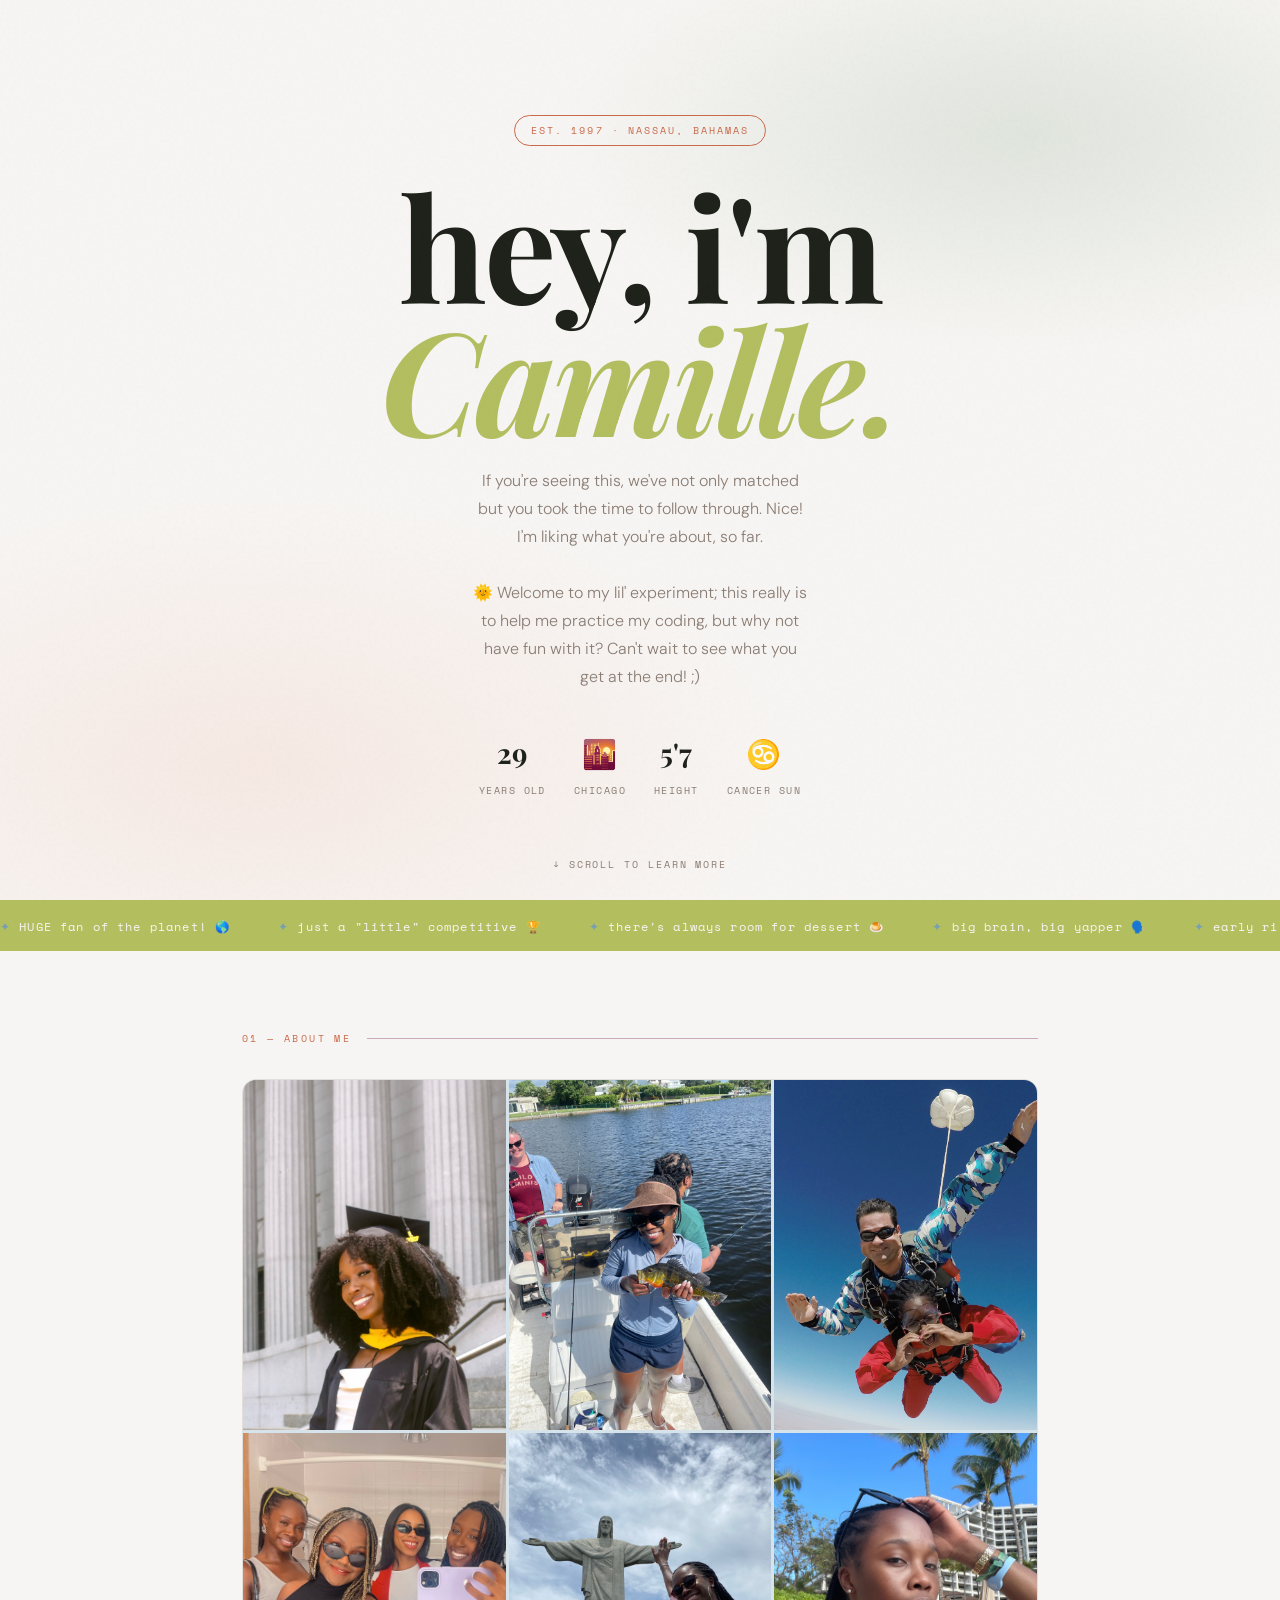
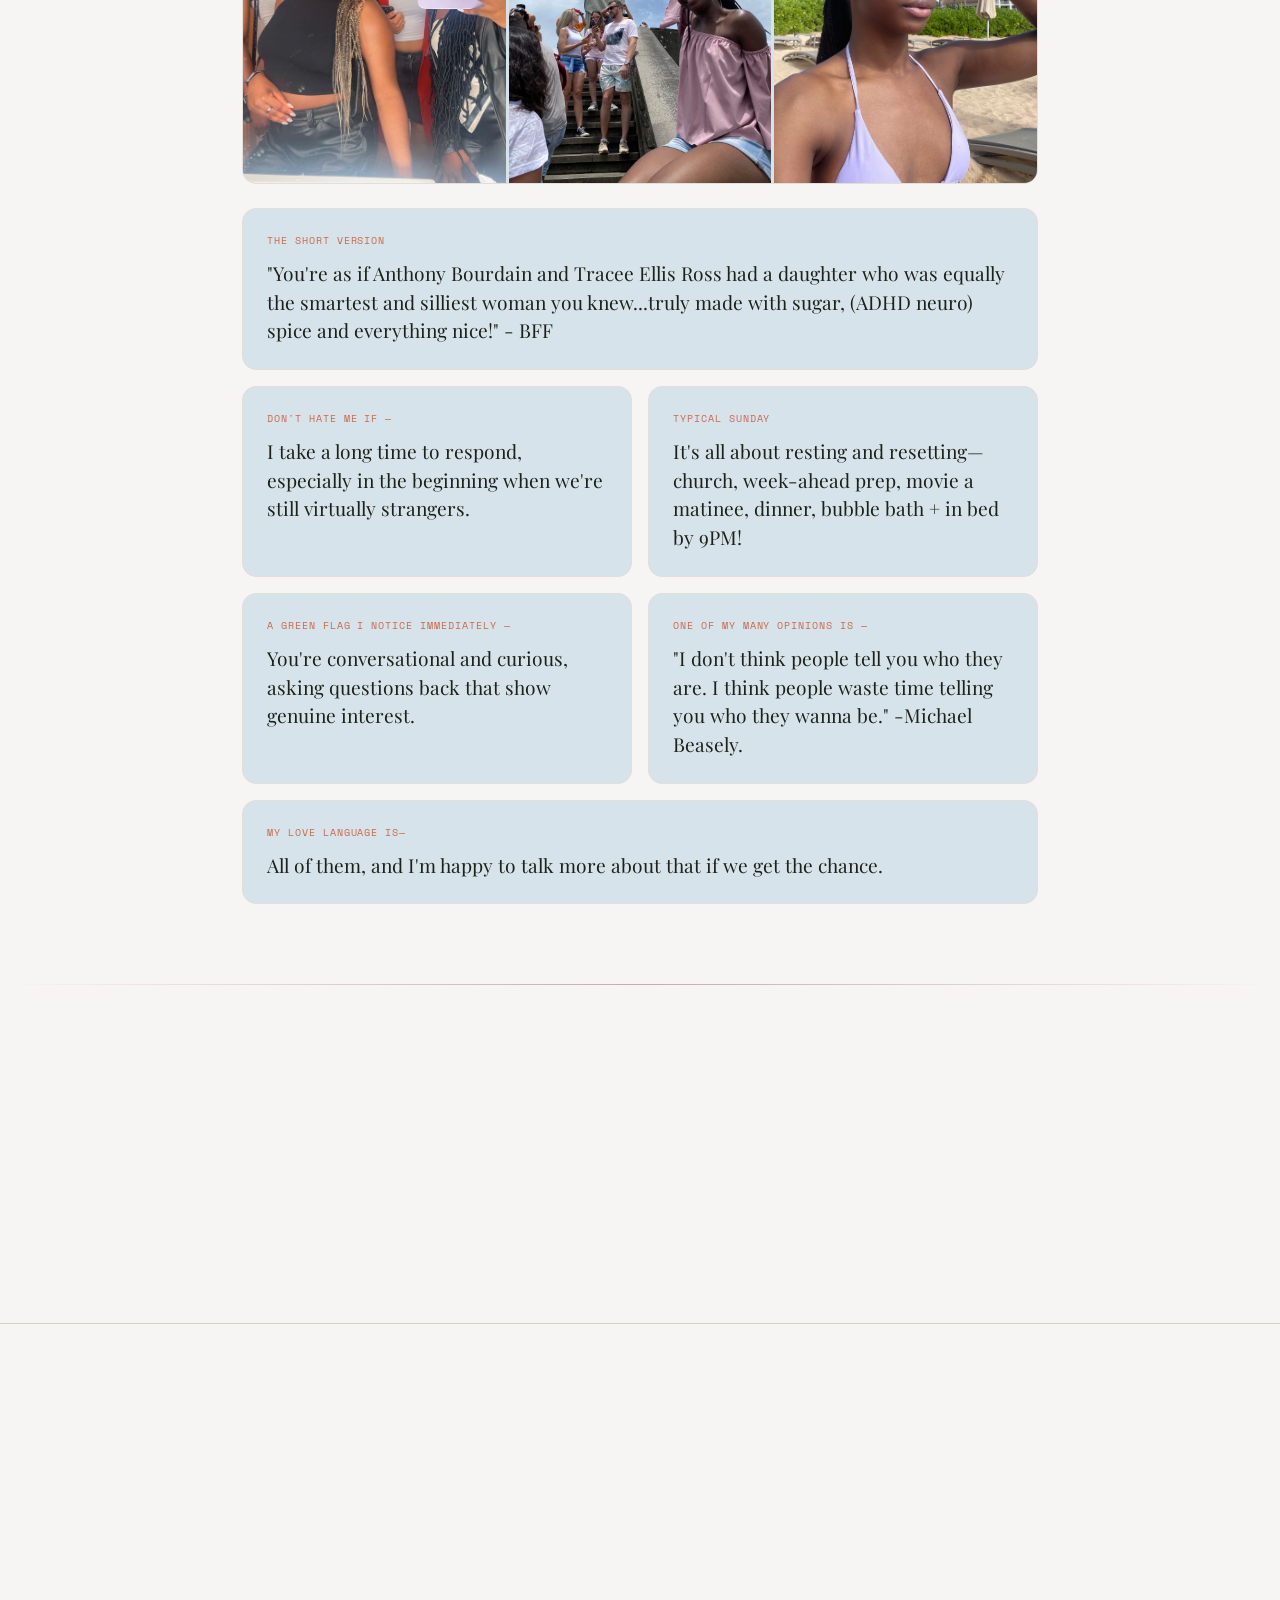
<file: index.html>
<!DOCTYPE html>
<html lang="en">
<head>
<meta charset="UTF-8">
<meta name="viewport" content="width=device-width, initial-scale=1.0">
<title>hey, i'm Camille ✦</title>
<link href="https://fonts.googleapis.com/css2?family=Playfair+Display:ital,wght@0,400;0,700;1,400;1,700&family=DM+Sans:ital,opsz,wght@0,9..40,300;0,9..40,400;0,9..40,500;1,9..40,300&family=Space+Mono:ital,wght@0,400;0,700;1,400&display=swap" rel="stylesheet">
<style>
/* ═══════════════════════════════════════════
   BASE — mobile first
═══════════════════════════════════════════ */
:root {
  --cream:       #F7F5F3;
  --blush:       #C9A8B9;
  --terracotta:  #C96A4A;
  --sage:        #B3BE5F;
  --forest:      #002626;
  --ink:         #1D2119;
  --warm-grey:   #8A7D74;
  --paper:       #D7E3EA;
  --highlight:   #769FB6;
  --touch:       44px;
}
*, *::before, *::after { margin: 0; padding: 0; box-sizing: border-box; }
html { scroll-behavior: smooth; -webkit-text-size-adjust: 100%; }
body {
  background: var(--cream);
  color: var(--ink);
  font-family: 'DM Sans', sans-serif;
  font-weight: 300;
  font-size: 16px;
  line-height: 1.6;
  overflow-x: hidden;
}
/* noise grain */
body::before {
  content: '';
  position: fixed;
  inset: 0;
  background-image: url("data:image/svg+xml,%3Csvg viewBox='0 0 256 256' xmlns='http://www.w3.org/2000/svg'%3E%3Cfilter id='n'%3E%3CfeTurbulence type='fractalNoise' baseFrequency='0.9' numOctaves='4' stitchTiles='stitch'/%3E%3C/filter%3E%3Crect width='100%25' height='100%25' filter='url(%23n)' opacity='0.04'/%3E%3C/svg%3E");
  pointer-events: none;
  z-index: 999;
  opacity: 0.5;
}
/* ═══════════════════════════════════════════
   HERO
═══════════════════════════════════════════ */
.hero {
  min-height: 100svh;
  display: flex;
  flex-direction: column;
  justify-content: center;
  align-items: center;
  text-align: center;
  padding: 5rem 1.5rem 4rem;
  position: relative;
  background:
    radial-gradient(ellipse 70% 50% at 20% 85%, #F2C4B240 0%, transparent 60%),
    radial-gradient(ellipse 60% 40% at 80% 15%, #7A9E7E30 0%, transparent 60%),
    var(--cream);
}
.hero-tag {
  font-family: 'Space Mono', monospace;
  font-size: 0.65rem;
  letter-spacing: 0.2em;
  text-transform: uppercase;
  color: var(--terracotta);
  margin-bottom: 2rem;
  border: 1px solid var(--terracotta);
  padding: 0.4rem 1rem;
  display: inline-block;
  border-radius: 100px;
}
.hero-name {
  font-family: 'Playfair Display', serif;
  font-size: clamp(4rem, 18vw, 9rem);
  line-height: 0.92;
  letter-spacing: -0.02em;
  margin-bottom: 1.5rem;
}
.hero-name em { font-style: italic; color: var(--sage); }
.hero-sub {
  font-size: 1rem;
  color: var(--warm-grey);
  max-width: 340px;
  line-height: 1.75;
  margin-bottom: 2.5rem;
}
.hero-stats {
  display: flex;
  gap: 1.75rem;
  flex-wrap: wrap;
  justify-content: center;
}
.stat { text-align: center; }
.stat-num {
  font-family: 'Playfair Display', serif;
  font-size: 1.75rem;
  font-weight: 700;
  display: block;
}
.stat-label {
  font-family: 'Space Mono', monospace;
  font-size: 0.6rem;
  text-transform: uppercase;
  letter-spacing: 0.15em;
  color: var(--warm-grey);
}
.scroll-hint {
  position: absolute;
  bottom: 1.75rem;
  left: 50%;
  transform: translateX(-50%);
  font-family: 'Space Mono', monospace;
  font-size: 0.6rem;
  letter-spacing: 0.2em;
  text-transform: uppercase;
  color: var(--warm-grey);
  animation: bob 2.2s ease-in-out infinite;
  white-space: nowrap;
}
@keyframes bob {
  0%, 100% { transform: translateX(-50%) translateY(0); }
  50%       { transform: translateX(-50%) translateY(7px); }
}
/* ═══════════════════════════════════════════
   TICKER
═══════════════════════════════════════════ */
.ticker-wrap {
  background: var(--sage);
  overflow: hidden;
  padding: 0.8rem 0;
  white-space: nowrap;
}
.ticker {
  display: inline-block;
  animation: ticker 30s linear infinite;
}
.ticker span {
  color: var(--cream);
  font-family: 'Space Mono', monospace;
  font-size: 0.72rem;
  letter-spacing: 0.1em;
  margin-right: 3rem;
}
.ticker span::before { content: '✦ '; color: var(--highlight); }
@keyframes ticker {
  0%   { transform: translateX(0); }
  100% { transform: translateX(-50%); }
}
/* ═══════════════════════════════════════════
   SECTION SCAFFOLD
═══════════════════════════════════════════ */
.section {
  padding: 3.5rem 1.5rem;
  max-width: 860px;
  margin: 0 auto;
}
.section-label {
  font-family: 'Space Mono', monospace;
  font-size: 0.6rem;
  letter-spacing: 0.25em;
  text-transform: uppercase;
  color: var(--terracotta);
  margin-bottom: 2rem;
  display: flex;
  align-items: center;
  gap: 1rem;
}
.section-label::after {
  content: '';
  flex: 1;
  height: 1px;
  background: var(--blush);
}
.divider {
  width: 100%;
  height: 1px;
  background: linear-gradient(to right, transparent, var(--blush), transparent);
}
/* ═══════════════════════════════════════════
   PHOTO GALLERY
═══════════════════════════════════════════ */
.gallery-wrap {
  border-radius: 14px;
  background: var(--paper);
  border: 1px solid #E2DED9;
  overflow: hidden;
  margin-bottom: 1.5rem;
  position: relative;
}
.gallery-track {
  display: grid;
  grid-template-columns: repeat(2, 1fr);
  gap: 3px;
}
.gallery-slide {
  aspect-ratio: 4/5;
  overflow: hidden;
}
.gallery-slide img {
  width: 100%; height: 100%;
  object-fit: cover; display: block;
}
.gallery-placeholder {
  width: 100%; height: 100%;
  background: linear-gradient(135deg, #ECEAE5 0%, #E0DBD5 100%);
  display: flex; flex-direction: column;
  align-items: center; justify-content: center;
  gap: 0.5rem;
  color: var(--warm-grey);
  font-family: 'Space Mono', monospace;
  font-size: 0.58rem;
  letter-spacing: 0.12em;
  text-transform: uppercase;
}
.gallery-placeholder .ph-icon { font-size: 2rem; opacity: 0.4; }
.sage-divider { height: 1px; background: #8a9a5b; opacity: 0.35; margin: 0; }
/* ═══════════════════════════════════════════
   ABOUT CARDS
═══════════════════════════════════════════ */
.about-grid {
  display: grid;
  grid-template-columns: 1fr;
  gap: 1rem;
}
.about-card {
  background: var(--paper);
  border: 1px solid #E2DED9;
  border-radius: 14px;
  padding: 1.5rem;
  transition: transform 0.2s ease;
}
.about-card:active { transform: scale(0.99); }
.card-prompt {
  font-family: 'Space Mono', monospace;
  font-size: 0.6rem;
  color: var(--terracotta);
  text-transform: uppercase;
  letter-spacing: 0.1em;
  margin-bottom: 0.65rem;
}
.card-answer {
  font-family: 'Playfair Display', serif;
  font-size: 1.2rem;
  line-height: 1.5;
}
.card-answer.body {
  font-family: 'DM Sans', sans-serif;
  font-size: 0.95rem;
  font-weight: 300;
  line-height: 1.75;
}
/* ═══════════════════════════════════════════
   INTERACTIVE BANNER
═══════════════════════════════════════════ */
.interactive-banner {
  background: var(--ink);
  padding: 4rem 1.5rem;
  text-align: center;
  position: relative;
  overflow: hidden;
}
.interactive-banner::before {
  content: '';
  position: absolute;
  inset: 0;
  background: repeating-linear-gradient(
    -45deg, transparent, transparent 18px,
    rgba(245,230,66,0.03) 18px, rgba(245,230,66,0.03) 19px
  );
  pointer-events: none;
}
.ib-kicker {
  font-family: 'Space Mono', monospace;
  font-size: 0.6rem;
  letter-spacing: 0.28em;
  text-transform: uppercase;
  color: var(--highlight);
  margin-bottom: 1.25rem;
  display: inline-flex; align-items: center; gap: 0.65rem;
}
.ib-kicker::before, .ib-kicker::after {
  content: ''; display: inline-block;
  width: 22px; height: 1px;
  background: var(--highlight); opacity: 0.45;
}
.ib-headline {
  font-family: 'Playfair Display', serif;
  font-size: clamp(1.8rem, 7vw, 3.2rem);
  font-weight: 400;
  color: var(--cream);
  line-height: 1.15;
  margin-bottom: 1rem;
}
.ib-headline em { font-style: italic; color: var(--highlight); }
.ib-sub {
  font-size: 0.95rem;
  color: #888;
  max-width: 380px;
  margin: 0 auto 2rem;
  line-height: 1.8;
}
.ib-steps {
  display: flex;
  gap: 0.6rem;
  justify-content: center;
  flex-wrap: wrap;
}
.ib-step {
  font-family: 'Space Mono', monospace;
  font-size: 0.58rem;
  letter-spacing: 0.08em;
  text-transform: uppercase;
  color: #444;
  padding: 0.4rem 0.9rem;
  border: 1px solid #2A2A2A;
  border-radius: 100px;
  transition: all 0.3s;
}
.ib-step.active { color: var(--highlight); border-color: #664d00; background: #2a2200; }
.ib-step.done   { color: var(--sage);      border-color: #2d5230; background: #0f1f11; }
/* ═══════════════════════════════════════════
   DARK STRIPE (verdict only now)
═══════════════════════════════════════════ */
.stripe {
  background: var(--ink);
  color: var(--cream);
}
.stripe .section-label { color: var(--blush); }
.stripe .section-label::after { background: #2A2A2A; }
/* ═══════════════════════════════════════════
   VALUES — now on cream background
═══════════════════════════════════════════ */
.values-section {
  background: var(--cream);
  color: var(--ink);
}
.values-section .section-label { color: var(--terracotta); }
.values-section .section-label::after { background: var(--blush); }
.values-intro {
  font-size: 0.96rem;
  color: var(--warm-grey);
  margin-bottom: 0.75rem;
  line-height: 1.75;
}
.values-counter {
  font-family: 'Space Mono', monospace;
  font-size: 0.62rem;
  letter-spacing: 0.1em;
  color: var(--warm-grey);
  margin-bottom: 1.75rem;
  display: flex; align-items: center; gap: 0.5rem;
}
.val-count-num {
  color: var(--terracotta);
  font-weight: 700;
  transition: color 0.25s;
}
.val-count-num.full { color: var(--sage); }
.values-grid {
  display: grid;
  grid-template-columns: 1fr;
  gap: 0.5rem;
}
.value-item {
  display: flex;
  align-items: center;
  gap: 0.85rem;
  padding: 0.9rem 1rem;
  min-height: var(--touch);
  border: 1px solid #E0D4C4;
  border-radius: 10px;
  cursor: pointer;
  transition: border-color 0.18s, background 0.18s;
  user-select: none;
  -webkit-tap-highlight-color: transparent;
}
.value-item:hover:not(.locked),
.value-item:active:not(.locked) { border-color: var(--blush); }
.value-item.checked  { border-color: var(--sage); background: rgba(179,190,95,0.12); }
.value-item.locked   { opacity: 0.28; cursor: not-allowed; pointer-events: none; }
.val-box {
  width: 20px; height: 20px;
  flex-shrink: 0;
  border: 1.5px solid #C5B9AD;
  border-radius: 5px;
  display: flex; align-items: center; justify-content: center;
  font-size: 0.65rem;
  color: var(--forest);
  transition: all 0.15s;
}
.value-item.checked .val-box { background: var(--sage); border-color: var(--sage); color: #fff; }
.val-text { font-size: 0.88rem; line-height: 1.35; color: var(--ink); }
.val-text strong { color: var(--ink); font-weight: 400; }
.val-text .val-gt  { color: var(--terracotta); margin: 0 0.3em; font-style: normal; }
.val-text .val-b   { color: var(--warm-grey); font-size: 0.82rem; }
.value-item.checked .val-text { color: var(--ink); }
.value-item.checked .val-text strong { color: var(--forest); }
.match-meter {
  margin-top: 1.75rem;
  padding: 1.1rem 1.25rem;
  border: 1px solid #E0D4C4;
  border-radius: 10px;
  display: flex;
  align-items: center;
  gap: 1.25rem;
  flex-wrap: wrap;
}
.meter-track {
  flex: 1; min-width: 100px;
  height: 5px; background: #E0D4C4;
  border-radius: 100px; overflow: hidden;
}
.meter-fill {
  height: 100%;
  background: linear-gradient(to right, var(--sage), var(--highlight));
  border-radius: 100px;
  width: 0%;
  transition: width 0.5s cubic-bezier(0.34,1.56,0.64,1);
}
.meter-label {
  font-family: 'Space Mono', monospace;
  font-size: 0.75rem;
  color: var(--warm-grey);
  white-space: nowrap;
}
.meter-label span { color: var(--terracotta); font-weight: 700; }
/* ═══════════════════════════════════════════
   MUSIC
═══════════════════════════════════════════ */
.music-section { background: #111; }
.music-section .section-label { color: #444; }
.music-section .section-label::after { background: #222; }
.music-headline {
  font-family: 'Playfair Display', serif;
  font-size: clamp(1.7rem, 6vw, 2.8rem);
  font-weight: 400;
  color: var(--cream);
  line-height: 1.15;
  margin-bottom: 0.4rem;
}
.music-headline em { font-style: italic; color: #1DB954; }
.music-sub {
  font-family: 'Space Mono', monospace;
  font-size: 0.65rem;
  color: #555;
  letter-spacing: 0.05em;
  margin-bottom: 2rem;
  line-height: 1.7;
}
.music-sub a {
  color: #1DB954;
  text-decoration: none;
  border-bottom: 1px solid #1DB95440;
}
.spotify-embed-wrap {
  margin-bottom: 1.5rem;
}
.spotify-embed-wrap iframe { border-radius: 12px; width: 100%; }
.ssb { margin-top: 1.25rem; padding: 1.1rem 1.15rem; border: 1px solid #222; border-radius: 10px; }
.ssb-label { font-family: 'Space Mono', monospace; font-size: 0.6rem; letter-spacing: 0.12em; text-transform: uppercase; color: #444; margin-bottom: 0.75rem; }
.ssb-track { height: 3px; background: #1A1A1A; border-radius: 100px; position: relative; overflow: hidden; }
.ssb-fill { position: absolute; left:0; top:0; height:100%; background: linear-gradient(to right, #1DB954, var(--highlight)); border-radius: 100px; width:0%; transition: width 0.5s cubic-bezier(0.34,1.56,0.64,1); }
.ssb-nums { display: flex; justify-content: space-between; margin-top: 0.55rem; font-family: 'Space Mono', monospace; font-size: 0.58rem; color: #3A3A3A; }
.ssb-nums strong { color: #1DB954; font-weight: 400; }
.track-row {
  display: grid;
  grid-template-columns: 26px 1fr;
  align-items: center;
  gap: 0.85rem;
  padding: 0.9rem 0;
  border-bottom: 1px solid #181818;
}
.track-row-inner { display: flex; justify-content: space-between; align-items: center; gap: 0.75rem; }
.track-num { font-family: 'Space Mono', monospace; font-size: 0.58rem; color: #3A3A3A; }
.track-name { font-size: 0.88rem; color: var(--cream); margin-bottom: 0.12rem; }
.track-artist { font-family: 'Space Mono', monospace; font-size: 0.58rem; color: #555; }
.track-reactions { display: flex; gap: 0.3rem; flex-shrink: 0; }
.rxn-btn {
  width: var(--touch); height: var(--touch);
  border: 1px solid #242424;
  border-radius: 50%;
  background: transparent;
  cursor: pointer;
  font-size: 16px;
  display: flex; align-items: center; justify-content: center;
  transition: border-color 0.15s, background 0.15s;
  -webkit-tap-highlight-color: transparent;
  flex-shrink: 0;
}
.rxn-btn:hover, .rxn-btn:active  { border-color: #444; background: #1A1A1A; }
.rxn-btn.chosen { border-color: #1DB954; background: rgba(29,185,84,0.12); }
.rxn-label {
  font-family: 'Space Mono', monospace;
  font-size: 0.48rem;
  color: #333;
  text-align: center;
  margin-top: 2px;
  letter-spacing: 0.04em;
  text-transform: uppercase;
}
/* ═══════════════════════════════════════════
   TRIVIA
═══════════════════════════════════════════ */
.trivia-section { background: var(--cream); }
.trivia-section .section-label { color: var(--terracotta); }
.trivia-section .section-label::after { background: var(--blush); }
.trivia-intro {
  font-size: 0.95rem;
  color: var(--warm-grey);
  margin-bottom: 1.75rem;
  line-height: 1.8;
}
.trivia-progress { display: flex; gap: 5px; margin-bottom: 2rem; }
.tp-dot { height: 3px; flex: 1; background: #DDD; border-radius: 2px; transition: background 0.3s; }
.tp-dot.done   { background: var(--terracotta); }
.tp-dot.active { background: var(--ink); }
.trivia-card {
  border: 1px solid #E8DDD0;
  background: var(--paper);
  padding: 1.75rem 1.5rem;
  border-radius: 14px;
  min-height: 240px;
  display: flex; flex-direction: column; justify-content: space-between;
  position: relative; overflow: hidden;
}
.trivia-card::before {
  content: attr(data-num);
  position: absolute;
  top: -2rem; right: 1rem;
  font-family: 'Playfair Display', serif;
  font-size: 7rem; font-weight: 700;
  color: var(--blush); opacity: 0.25;
  line-height: 1; pointer-events: none;
}
.trivia-q {
  font-family: 'Playfair Display', serif;
  font-size: clamp(1.2rem, 4vw, 1.55rem);
  font-weight: 400;
  line-height: 1.4;
  margin-bottom: 1.5rem;
}
.trivia-options { display: grid; grid-template-columns: 1fr; gap: 0.65rem; }
.opt-btn {
  padding: 0.9rem 1.1rem;
  min-height: var(--touch);
  border: 1px solid #E0D4C4;
  background: var(--cream);
  border-radius: 10px;
  cursor: pointer;
  text-align: left;
  font-family: 'DM Sans', sans-serif;
  font-size: 0.9rem; font-weight: 300;
  color: var(--ink);
  line-height: 1.4;
  transition: all 0.15s;
  -webkit-tap-highlight-color: transparent;
}
.opt-btn:hover:not(:disabled), .opt-btn:active:not(:disabled) { background: var(--blush); border-color: var(--terracotta); }
.opt-btn.correct        { background: #DCE8D8; border-color: var(--sage); color: var(--forest); }
.opt-btn.wrong          { background: #FDECEA; border-color: #D96B5B; color: #7A1F12; }
.opt-btn.reveal-correct { background: #DCE8D8; border-color: var(--sage); color: var(--forest); }
.trivia-feedback {
  margin-top: 1.25rem;
  padding: 0.9rem 1rem;
  font-size: 0.88rem; line-height: 1.65;
  border-left: 3px solid var(--terracotta);
  background: var(--blush);
  border-radius: 0 8px 8px 0;
  display: none;
}
.trivia-next {
  margin-top: 1.25rem;
  display: none; align-items: center; gap: 1rem; flex-wrap: wrap;
}
.next-btn {
  padding: 0.7rem 1.65rem;
  min-height: var(--touch);
  border: 1px solid var(--ink);
  background: var(--ink);
  color: var(--cream);
  font-family: 'Space Mono', monospace;
  font-size: 0.62rem; letter-spacing: 0.12em; text-transform: uppercase;
  cursor: pointer; border-radius: 100px;
  transition: all 0.2s;
  -webkit-tap-highlight-color: transparent;
}
.next-btn:hover, .next-btn:active { background: transparent; color: var(--ink); }
.t-score-note { font-family: 'Space Mono', monospace; font-size: 0.62rem; color: var(--warm-grey); }
/* ═══════════════════════════════════════════
   VERDICT
═══════════════════════════════════════════ */
.verdict-section { background: var(--ink); color: var(--cream); }
.verdict-section .section-label { color: var(--blush); }
.verdict-section .section-label::after { background: #2A2A2A; }
.not-ready { padding: 2rem 0; }
.nr-text { font-family: 'Space Mono', monospace; font-size: 0.65rem; color: #444; letter-spacing: 0.1em; text-transform: uppercase; margin-bottom: 1.1rem; }
.chips { display: flex; gap: 0.6rem; flex-wrap: wrap; }
.chip {
  font-family: 'Space Mono', monospace;
  font-size: 0.6rem;
  padding: 0.4rem 0.9rem;
  min-height: 32px;
  border: 1px solid #2A2A2A;
  color: #444;
  letter-spacing: 0.06em;
  border-radius: 100px;
  transition: all 0.3s;
  display: flex; align-items: center;
}
.chip.done { border-color: var(--sage); color: var(--sage); background: rgba(122,158,126,0.08); }
.result-gate { display: none; }
.result-gate.show { display: block; }
.r-eyebrow {
  font-family: 'Space Mono', monospace;
  font-size: 0.6rem; letter-spacing: 0.22em; text-transform: uppercase;
  color: var(--blush); margin-bottom: 1rem;
}
.r-verdict {
  font-family: 'Playfair Display', serif;
  font-size: clamp(2.5rem, 10vw, 5rem);
  font-weight: 400; line-height: 1.0;
  margin-bottom: 1.25rem;
}
.r-verdict em { font-style: italic; color: var(--highlight); }
.r-remark {
  font-size: 0.96rem; color: #999;
  max-width: 480px; line-height: 1.85;
  margin-bottom: 2rem;
}
.r-scores {
  display: flex; gap: 2rem;
  flex-wrap: wrap;
  padding-bottom: 2rem;
  margin-bottom: 2rem;
  border-bottom: 1px solid #1E1E1E;
}
.rs-item {}
.rs-num {
  font-family: 'Playfair Display', serif;
  font-size: 2.8rem; font-weight: 400;
  line-height: 1; margin-bottom: 0.2rem;
}
.rs-label {
  font-family: 'Space Mono', monospace;
  font-size: 0.58rem; text-transform: uppercase;
  letter-spacing: 0.14em; color: #444;
}
.r-cta { font-size: 0.88rem; color: #555; line-height: 1.75; }
.r-cta a { color: var(--blush); text-decoration: none; border-bottom: 1px solid #5A3A3A; }
/* ═══════════════════════════════════════════
   FOOTER — sage green
═══════════════════════════════════════════ */
footer {
  background: var(--sage);
  color: var(--forest);
  text-align: center;
  padding: 4rem 1.5rem;
  border-top: 1px solid rgba(0,38,38,0.12);
}
.footer-eyebrow {
  font-family: 'Space Mono', monospace;
  font-size: 0.6rem; letter-spacing: 0.25em; text-transform: uppercase;
  color: var(--forest); opacity: 0.6; margin-bottom: 1.5rem;
}
.footer-headline {
  font-family: 'Playfair Display', serif;
  font-size: clamp(2rem, 8vw, 3.75rem);
  color: var(--forest);
  line-height: 1.1; margin-bottom: 1.25rem;
}
.footer-headline em { font-style: italic; color: var(--cream); }
.footer-sub { font-size: 0.92rem; color: var(--forest); opacity: 0.7; margin-bottom: 2.5rem; max-width: 360px; margin-left: auto; margin-right: auto; line-height: 1.75; }
.footer-links { display: flex; gap: 1.25rem; justify-content: center; flex-wrap: wrap; margin-bottom: 3rem; }
.footer-link {
  font-family: 'Space Mono', monospace;
  font-size: 0.7rem; color: var(--forest);
  text-decoration: none; letter-spacing: 0.08em; text-transform: uppercase;
  border-bottom: 1px solid rgba(0,38,38,0.25); padding-bottom: 2px;
  min-height: var(--touch); display: flex; align-items: center;
  transition: color 0.2s, border-color 0.2s;
}
.footer-link:hover { border-color: var(--forest); color: var(--ink); }
.footer-fine { font-size: 0.72rem; color: var(--forest); opacity: 0.45; font-style: italic; }
/* ═══════════════════════════════════════════
   SCROLL ANIMATION
═══════════════════════════════════════════ */
.fade-up { opacity: 0; transform: translateY(22px); transition: opacity 0.65s ease, transform 0.65s ease; }
.fade-up.visible { opacity: 1; transform: none; }
/* ═══════════════════════════════════════════
   TABLET +  (≥ 600px)
═══════════════════════════════════════════ */
@media (min-width: 600px) {
  .section { padding: 4.5rem 2.5rem; }
  .about-grid { grid-template-columns: 1fr 1fr; }
  .about-card.wide { grid-column: 1 / -1; }
  .values-grid { grid-template-columns: 1fr 1fr; }
  .trivia-options { grid-template-columns: 1fr 1fr; }
  .gallery-track { grid-template-columns: repeat(3, 1fr); }
  .gallery-slide { aspect-ratio: 3/4; }
}
/* ═══════════════════════════════════════════
   DESKTOP + (≥ 860px)
═══════════════════════════════════════════ */
@media (min-width: 860px) {
  .section { padding: 5rem 2rem; }
  .values-grid { grid-template-columns: 1fr 1fr 1fr; }
  .music-layout { display: grid; grid-template-columns: 300px 1fr; gap: 3rem; }
  .spotify-embed-wrap { margin-bottom: 0; position: sticky; top: 2rem; }
}
</style>
</head>
<body>
<!-- HERO -->
<section class="hero">
  <div class="hero-tag">est. 1997 · Nassau, Bahamas</div>
  <h1 class="hero-name">hey, i'm<br><em>Camille.</em></h1>
  <p class="hero-sub">If you're seeing this, we've not only matched but you took the time to follow through. Nice! I'm liking what you're about, so far. 
     <br>
     <br> 🌞
    Welcome to my lil' experiment; this really is to help me practice my coding, but why not have fun with it? Can't wait to see what you get at the end! ;) </p>
  <div class="hero-stats">
    <div class="stat">
      <span class="stat-num">29</span>
      <span class="stat-label">years old</span>
    </div>
    <div class="stat">
      <span class="stat-num">🌇</span>
      <span class="stat-label">Chicago</span>
    </div>
    <div class="stat">
      <span class="stat-num">5'7</span>
      <span class="stat-label">height</span>
    </div>
    <div class="stat">
      <span class="stat-num">♋️</span>
      <span class="stat-label">Cancer sun</span>
    </div>
  </div>
  <div class="scroll-hint">↓ scroll to learn more</div>
</section>
<!-- TICKER -->
<div class="ticker-wrap">
  <div class="ticker">
    <span>HUGE fan of the planet! 🌎</span><span>just a "little" competitive 🏆</span><span>there's always room for dessert 🍮</span><span>big brain, big yapper 🗣️</span><span>early riser 🌅</span><span>witty banter 😉</span><span>lowkey homebody 🛋️</span><span>deep belly laughs😂</span><span>HUGE fan of the planet! 🌎</span><span>just a "little" competitive 🏆</span><span>there's always room for dessert 🍮</span><span>big brain, big yapper 🗣️</span><span>early riser 🌅</span><span>witty banter 😉</span><span>lowkey homebody 🛋️</span><span>deep belly laughs😂</span>
  </div>
</div>
<!-- ABOUT ME -->
<section class="section fade-up">
  <div class="section-label">01 — About Me</div>
  <div class="gallery-wrap">
    <div class="gallery-track" id="galleryTrack">
      <div class="gallery-slide"><img src="images/IMG_9732.jpg" alt="Photo 1"></div>
      <div class="gallery-slide"><img src="images/IMG_9261.JPG" alt="Photo 2"></div>
      <div class="gallery-slide"><img src="images/skydiving.jpg" alt="Photo 3"></div>
      <div class="gallery-slide"><img src="images/bayarea.jpg" alt="Photo 4"></div>
      <div class="gallery-slide"><img src="images/brazil.jpeg" alt="Photo 5"></div>
      <div class="gallery-slide"><img src="images/fourseasons.jpeg" alt="Photo 6"></div>
    </div>
  </div>
  <div class="about-grid">
    <div class="about-card wide">
      <div class="card-prompt">The short version</div>
      <p class="card-answer">"You're as if Anthony Bourdain and Tracee Ellis Ross had a daughter who was equally the smartest and silliest woman you knew...truly made with sugar, (ADHD neuro) spice and everything nice!" - BFF</p>
    </div>
    <div class="about-card">
      <div class="card-prompt">Don't hate me if —</div>
      <p class="card-answer">I take a long time to respond, especially in the beginning when we're still virtually strangers.</p>
    </div>
    <div class="about-card">
      <div class="card-prompt">Typical Sunday</div>
      <p class="card-answer">It's all about resting and resetting—church, week-ahead prep, movie a matinee, dinner, bubble bath + in bed by 9PM!</p>
    </div>
    <div class="about-card">
      <div class="card-prompt">A green flag I notice immediately —</div>
      <p class="card-answer">You're conversational and curious, asking questions back that show genuine interest.</p>
    </div>
    <div class="about-card">
      <div class="card-prompt">One of my many opinions is —</div>
      <p class="card-answer">"I don't think people tell you who they are. I think people waste time telling you who they wanna be." -Michael Beasely.</p>
    </div>
    <div class="about-card wide">
      <div class="card-prompt">My love language is—</div>
      <p class="card-answer">All of them, and I'm happy to talk more about that if we get the chance.</p>
    </div>
  </div>
</section>
<div class="divider"></div>
<!-- INTERACTIVE BANNER -->
<div class="interactive-banner fade-up">
  <div class="ib-kicker">now we're getting somewhere</div>
  <h2 class="ib-headline">okay… <em>let's get into it.</em></h2>
  <p class="ib-sub">This is where things get a little more telling.</p>
  <div class="ib-steps">
    <span class="ib-step" id="ibStep1">✦ what you're about</span>
    <span class="ib-step" id="ibStep2">♪ are we in tune?</span>
    <span class="ib-step" id="ibStep3">✦ shared vibe check</span>
  </div>
</div>
<div class="sage-divider"></div>
<!-- VALUES — light background -->
<section class="values-section fade-up">
  <div class="section">
    <div class="section-label">02 — What You're About</div>
    <p class="values-intro">I'm curious about how well you know yourself and how you move through the world. They're all good, but pick the five that feel most authentically like you. The ones that shows up on a regular Tuesday.</p>
    <div class="values-counter">
      Chosen: <span class="val-count-num" id="valCount">0</span> / 5
    </div>
    <div class="values-grid" id="valuesGrid"></div>
    <div class="match-meter">
      <div class="meter-track"><div class="meter-fill" id="meterFill"></div></div>
      <div class="meter-label">You share <span id="meterNum">0</span> of my values ✦</div>
    </div>
  </div>
</section>
<!-- MUSIC -->
<section class="music-section fade-up">
  <div class="section">
    <div class="section-label">03 — Musical Alignment</div>
    <h2 class="music-headline">Are we <em>in tune?</em></h2>
    <p class="music-sub">These are my lanes. React to each one — it says more than you think.<br>Full playlist → <a href="https://open.spotify.com/playlist/5KGrcos65TqpWEm5WlQg7M?si=490a95e893e441be" target="_blank" rel="noopener">open on Spotify ↗</a></p>
    <div class="music-layout">
      <div class="spotify-embed-wrap">
        <div class="ssb">
          <div class="ssb-label">Your music alignment</div>
          <div class="ssb-track"><div class="ssb-fill" id="sSFill"></div></div>
          <div class="ssb-nums"><span>different worlds</span><strong id="sMusicPct">—</strong><span>same playlist</span></div>
        </div>
      </div>
      <div id="trackList"></div>
    </div>
  </div>
</section>
<!-- TRIVIA -->
<section class="trivia-section fade-up">
  <div class="section">
    <div class="section-label">04 — Shared Vibe</div>
    <p class="trivia-intro">Six things. Some are preference — a couple are a tiny bit of a test. Just be honest.</p>
    <div class="trivia-progress" id="tProgress"></div>
    <div class="trivia-card" id="tCard" data-num="1">
      <div>
        <div class="trivia-q" id="tQuestion"></div>
        <div class="trivia-options" id="tOptions"></div>
      </div>
      <div class="trivia-feedback" id="tFeedback"></div>
    </div>
    <div class="trivia-next" id="tNext">
      <button class="next-btn" id="tNextBtn">Next →</button>
      <span class="t-score-note" id="tScoreNote"></span>
    </div>
  </div>
</section>
<!-- VERDICT -->
<section class="verdict-section fade-up">
  <div class="section">
    <div class="section-label">05 — The Verdict</div>
    <div class="not-ready" id="notReady">
      <p class="nr-text">Complete the sections above to unlock</p>
      <div class="chips">
        <span class="chip" id="chipVal">What You're About</span>
        <span class="chip" id="chipMusic">Are we in Tune?</span>
        <span class="chip" id="chipTrivia">Shared Vibe Check</span>
      </div>
    </div>
    <div class="result-gate" id="resultGate">
      <div class="r-eyebrow" id="rEyebrow"></div>
      <div class="r-verdict" id="rVerdict"></div>
      <div class="r-remark" id="rRemark"></div>
      <div class="r-scores">
        <div class="rs-item"><div class="rs-num" id="rVScore">—</div><div class="rs-label">Values</div></div>
        <div class="rs-item"><div class="rs-num" id="rMScore">—</div><div class="rs-label">Music</div></div>
        <div class="rs-item"><div class="rs-num" id="rTScore">—</div><div class="rs-label">Trivia</div></div>
        <div class="rs-item"><div class="rs-num" id="rOverall" style="color:var(--highlight)">—</div><div class="rs-label">Overall ✦</div></div>
      </div>
      <p class="r-cta" id="rCta">Let me know your results, and remember, this really is all for fun! ;)</p>
    </div>
  </div>
</section>
<!-- FOOTER -->
<footer class="fade-up">
  <div class="footer-eyebrow">06 — Let's Connect</div>
  <h2 class="footer-headline">Still here?<br>Say <em>hello.</em></h2>
  <p class="footer-sub">If you made it this far, we probably have something to talk about.</p>
  <div class="footer-links">
    <a href="https://open.spotify.com/user/12152487405/playlists" class="footer-link">🎵 Playlists</a>
  </div>
  <p class="footer-fine">thanks for scrolling this far. that says something. ✦</p>
</footer>
<script>
/* ─────────────────────────────────────────────────────
   ✏️  YOUR DATA — fill these in
───────────────────────────────────────────────────── */
const ALL_VALUES = [
  ["Direct honesty",      "keeping the peace"],
  ["Consistency",         "intensity"],
  ["Thoughtful planning", "going with the flow"],
  ["Depth",               "surface-level ease"],
  ["Curiosity",           "certainty"],
  ["Emotional awareness", "avoidance"],
  ["Follow-through",      "good intentions"],
  ["Growth",              "comfort"],
  ["Generosity",          "scorekeeping"],
  ["Presence",            "distraction"],
  ["Playfulness",         "seriousness"],
  ["Structure",           "chaos"],
  ["Independence",        "constant closeness"],
  ["Partnership",         "control"],
  ["Communication",       "guessing"],
  ["Effort",              "convenience"],
  ["Stability",           "unpredictability"],
  ["Intention",           "passivity"],
  ["Accountability",      "excuses"],
  ["Optimism",            "cynicism"],
];
const MY_CORE = new Set([0, 1, 3, 4, 5, 7, 14, 15, 17, 18, 19]);

const TRACKS = [
  { name:"Neo-Soul & Classics", artist:"Sade, D'Angelo, Ms. Lauryn Hill, Jill Scott, Cleo Sol", myRxn:"🔥" },
  { name:"British Soul & Alternative", artist:"Olivia Dean, RAYE, SIENNA SPIRO, Amy Winehouse, Yebba", myRxn:"🔥" },
  { name:"Modern R&B", artist:"GIVĒON, SZA, 6LACK, Snoh Aalegra, Leon Thomas", myRxn:"🔥" },
  { name:"Rap & Hip-Hop", artist:"Doechii, Megan Thee Stallion, Meek Mill, Ice Spice, Cardi B", myRxn:"😍" },
  { name:"Pop & Afrobeats", artist:"Beyoncé, Doja Cat, Tems, Asake, Justin Bieber", myRxn:"😍" },
  { name:"Rock & Indie Folk", artist:"Kings of Leon, Hozier, Mt. Joy, Noah Kahan, Fleetwood Mac", myRxn:"😍" },
  { name:"Soulful & Electronic", artist:"RÜFÜS DU SOL, Anderson .Paak, SAULT, kwn, Mon Rovìa", myRxn:"😍" },
];
const REACTIONS = [
  { emoji:"🔥", label:"obsessed" },
  { emoji:"😍", label:"like it"  },
  { emoji:"👎", label:"not for me" },
  { emoji:"❔", label:"new to me" },
];
const RXN_SCORE = { "🔥":10, "😍":7, "👎":2, "❔":5 };

const QUESTIONS = [
  {
    q: "What are we watching?",
    opts: [
      "Thoughtful and a little dark — Black Mirror, Grey Matter, Shutter Island, Backrooms, etc.",
      "All shits and giggs — Always Sunny, Abbott Elementary, Stepbrothers, Bridesmaids, etc.",
      "Let's get active — Slow Horses, Jack Ryan, Kill Bill, Apocalypse Now, etc.",
      "Here for the drama — Scandal, Succession, Little Fires Everywhere, Godfather, etc."
    ],
    correct: [0, 2, 3],
    feedback: "Give me a psycho-thriller, good action, or political/crime drama any day! Anything that gives me something to say after.",
  },
  {
    q: "Vacation mode?",
    opts: [
      "Active city trip — new food, walking everywhere, getting lost (e.g. Madrid)",
      "Beach resort — pool, no schedule, fully offline (e.g. Puerto Vallarta)",
      "Nature escape — road trip, hiking, outdoors, actually disconnecting (e.g. Joshua Tree)",
      "Wherever — I just need the flight booked"
    ],
    correct: [0, 1, 2, 3],
    feedback: "My wanderlust is big and there are very few travel adventures I won't indulge in.",
  },
  {
    q: "What's your food love language?",
    opts: [
      "I know what I like and I stick to it!",
      "Cooking together — the grocery run is part of the date",
      "I eat to live/for the gym, so it never really matters.",
      "I'm down to try it all — new, old, any country, any appetizer — I live for a good meal"
    ],
    correct: [1, 3],
    feedback: "Food is a big deal around these parts, and a delicious meal will always be a move!",
  },
  {
    q: "Is The Bahamas part of the United States?",
    opts: [
      "The Bahamas? The band?",
      "No, it's its own sovereign nation",
      "Yes, it's a territory like Puerto Rico",
      "I need to Google this..."
    ],
    correct: [1],
    feedback: "I'm from The Bahamas — born and raised — so had to see what you knew. Independent from The British since 1973. 🇧🇸",
  },
  {
    q: "How do you actually unwind?",
    opts: [
      "A good show and my couch — I need zero stimulation.",
      "Something active — gym, a run, moving my body.",
      "Cooking or a creative project — I need to do something with my hands.",
      "Out somewhere — a bar, dinner, around people."
    ],
    correct: [0, 1, 2],
    feedback: "I'm an outgoing introvert, so recharging at home person is definitely my preference!",
  },
  {
    q: "Your friend group would describe you as —",
    opts: [
      "The planner. If I don't do it, it's not happening.",
      "The funny one. I keep things light.",
      "The listener. People tell me things they don't tell other people.",
      "The wildcard. I'm unpredictable in the best way."
    ],
    correct: [0, 1, 2, 3],
    feedback: "It's all of the above, depending on the week, but the 'funny one' and 'the listener' more often!",
  },
];

const MY_PHONE = "617-798-5054";
const VERDICTS = [
  { min:0,  max:25,  eyebrow:"The results are in —",    verdict:"Intriguing <em>contrast.</em>",        remark:"Opposites can make for the most interesting conversations. Low overlap, high potential. I'd still meet you for coffee.", cta:"ig" },
  { min:26, max:50,  eyebrow:"Based on your answers —", verdict:"A little <em>something.</em>",          remark:"We're not finishing each other's sentences, but we're clearly not strangers to the same world. Enough to be curious about.", cta:"ig" },
  { min:51, max:74,  eyebrow:"The data says —",         verdict:"Solidly <em>aligned.</em>",             remark:"We'd probably disagree on some things, but we'd agree on the ones that matter. There's something here — and if you think so too, you should do something about it.", cta:"ig" },
  { min:75, max:89,  eyebrow:"Okay, not going to lie —",verdict:"Suspiciously <em>compatible.</em>",     remark:"Either you're exactly my kind of person, or you've done your research. Either way — I'm curious. So if you haven't asked me out yet… what exactly are you waiting for?", cta:"phone" },
  { min:90, max:100, eyebrow:"Okay. Wow. —",            verdict:"Cosmically <em>aligned.</em>",          remark:"This is either very real or one of my friends playing around. If it's the former: hi, I think you owe me a dinner reservation. If it's the latter: I see you.", cta:"phone" },
];

/* ─────────────────────────────────────────────────────
   STATE
───────────────────────────────────────────────────── */
const state = {
  valScore:0,   valDone:false,
  musicScore:0, musicDone:false,
  triviaScore:0,triviaDone:false,
  trackRxns:{},
};

/* ─────────────────────────────────────────────────────
   VALUES — top 5 forced
───────────────────────────────────────────────────── */
const MAX = 5;
const picked = new Set();
const valItems = [];
const grid = document.getElementById('valuesGrid');
const valCountEl = document.getElementById('valCount');
ALL_VALUES.forEach(([a, b], i) => {
  const item = document.createElement('div');
  item.className = 'value-item';
  item.innerHTML = '<div class="val-box"></div><span class="val-text"><strong>' + a + '</strong><span class="val-gt">›</span><span class="val-b">' + b + '</span></span>';
  item.addEventListener('click', () => {
    if (picked.has(i)) {
      picked.delete(i);
      item.classList.remove('checked');
      item.querySelector('.val-box').textContent = '';
    } else {
      if (picked.size >= MAX) return;
      picked.add(i);
      item.classList.add('checked');
      item.querySelector('.val-box').textContent = '✓';
    }
    syncValues();
  });
  grid.appendChild(item);
  valItems.push(item);
});

function syncValues() {
  const n = picked.size;
  valCountEl.textContent = n;
  valCountEl.className   = 'val-count-num' + (n===MAX?' full':'');
  valItems.forEach((el, i) => {
    el.classList.toggle('locked', !picked.has(i) && n >= MAX);
  });
  const overlap = [...picked].filter(i => MY_CORE.has(i)).length;
  const barPct = Math.round((n / MAX) * 100);
  document.getElementById('meterFill').style.width = barPct + '%';
  document.getElementById('meterNum').textContent  = overlap;
  state.valScore = n === MAX ? Math.round((overlap / MAX) * 100) : 0;
  setStep('ibStep1', n > 0, n === MAX);
  if (!state.valDone && n === MAX) {
    state.valDone = true;
    markChip('chipVal');
    tryReveal();
  }
}

/* ─────────────────────────────────────────────────────
   MUSIC
───────────────────────────────────────────────────── */
const trackListEl = document.getElementById('trackList');
TRACKS.forEach((t, i) => {
  const row = document.createElement('div');
  row.className = 'track-row';
  const btns = REACTIONS.map(r =>
    '<div style="display:flex;flex-direction:column;align-items:center;gap:2px;">' +
    '<button class="rxn-btn" data-track="' + i + '" data-rxn="' + r.emoji + '" aria-label="' + r.label + '">' + r.emoji + '</button>' +
    '<span class="rxn-label">' + r.label + '</span></div>'
  ).join('');
  row.innerHTML =
    '<div class="track-num">' + String(i+1).padStart(2,'0') + '</div>' +
    '<div class="track-row-inner"><div>' +
    '<div class="track-name">' + t.name + '</div>' +
    '<div class="track-artist">' + t.artist + '</div>' +
    '</div><div class="track-reactions">' + btns + '</div></div>';
  row.querySelectorAll('.rxn-btn').forEach(btn => {
    btn.addEventListener('click', () => {
      row.querySelectorAll('.rxn-btn').forEach(b => b.classList.remove('chosen'));
      btn.classList.add('chosen');
      state.trackRxns[i] = btn.dataset.rxn;
      syncMusic();
    });
  });
  trackListEl.appendChild(row);
});

function syncMusic() {
  const reacted = Object.keys(state.trackRxns).length;
  let total = 0;
  TRACKS.forEach((t, i) => {
    if (state.trackRxns[i] !== undefined) {
      const diff = Math.abs(RXN_SCORE[state.trackRxns[i]] - RXN_SCORE[t.myRxn]);
      total += Math.max(0, 10 - diff * 1.5);
    }
  });
  const pct = Math.round((total / (TRACKS.length * 10)) * 100);
  document.getElementById('sSFill').style.width    = pct + '%';
  document.getElementById('sMusicPct').textContent = pct + '%';
  state.musicScore = pct;
  setStep('ibStep2', reacted > 0, state.musicDone);
  if (!state.musicDone && reacted >= Math.ceil(TRACKS.length * 0.6)) {
    state.musicDone = true;
    setStep('ibStep2', true, true);
    markChip('chipMusic');
    tryReveal();
  }
}

/* ─────────────────────────────────────────────────────
   TRIVIA
───────────────────────────────────────────────────── */
let tIdx = 0;
function buildProgress() {
  const p = document.getElementById('tProgress');
  p.innerHTML = '';
  QUESTIONS.forEach((_, i) => {
    const d = document.createElement('div');
    d.className = 'tp-dot' + (i < tIdx ? ' done' : i === tIdx ? ' active' : '');
    p.appendChild(d);
  });
}
function loadQ(idx) {
  if (idx >= QUESTIONS.length) { endTrivia(); return; }
  const q = QUESTIONS[idx];
  document.getElementById('tCard').dataset.num = idx + 1;
  document.getElementById('tQuestion').textContent = q.q;
  const opts = document.getElementById('tOptions');
  opts.innerHTML = '';
  q.opts.forEach((o, oi) => {
    const b = document.createElement('button');
    b.className = 'opt-btn';
    b.textContent = o;
    b.addEventListener('click', () => answerQ(oi, idx));
    opts.appendChild(b);
  });
  document.getElementById('tFeedback').style.display = 'none';
  document.getElementById('tNext').style.display = 'none';
  buildProgress();
}
function answerQ(chosen, idx) {
  const q = QUESTIONS[idx];
  const accepted = Array.isArray(q.correct) ? q.correct : [q.correct];
  const isCorrect = accepted.includes(chosen);
  const btns = document.getElementById('tOptions').querySelectorAll('.opt-btn');
  btns.forEach(b => b.disabled = true);
  accepted.forEach(ci => btns[ci].classList.add('reveal-correct'));
  if (isCorrect) { btns[chosen].classList.add('correct'); state.triviaScore++; }
  else btns[chosen].classList.add('wrong');
  const fb = document.getElementById('tFeedback');
  fb.textContent = q.feedback;
  fb.style.display = 'block';
  document.getElementById('tNext').style.display = 'flex';
  document.getElementById('tScoreNote').textContent = state.triviaScore + ' / ' + (idx+1) + ' correct';
  setStep('ibStep3', true, false);
}
function endTrivia() {
  document.getElementById('tQuestion').textContent = "That's it. Scroll down for your verdict. ↓";
  document.getElementById('tOptions').innerHTML = '';
  document.getElementById('tFeedback').style.display = 'none';
  document.getElementById('tNext').style.display = 'none';
  document.getElementById('tProgress').querySelectorAll('.tp-dot').forEach(d => { d.classList.add('done'); d.classList.remove('active'); });
  state.triviaDone = true;
  setStep('ibStep3', true, true);
  markChip('chipTrivia');
  tryReveal();
}
document.getElementById('tNextBtn').addEventListener('click', () => { tIdx++; loadQ(tIdx); });
loadQ(0);

/* ─────────────────────────────────────────────────────
   VERDICT
───────────────────────────────────────────────────── */
function tryReveal() {
  if (!state.valDone || !state.musicDone || !state.triviaDone) return;
  const overall = Math.round(
    state.valScore   * 0.35 +
    state.musicScore * 0.35 +
    (state.triviaScore / QUESTIONS.length) * 100 * 0.30
  );
  const tier = VERDICTS.find(v => overall >= v.min && overall <= v.max) || VERDICTS[0];
  document.getElementById('rEyebrow').textContent = tier.eyebrow;
  document.getElementById('rVerdict').innerHTML   = tier.verdict;
  document.getElementById('rRemark').textContent  = tier.remark;
  document.getElementById('rVScore').textContent  = state.valScore   + '%';
  document.getElementById('rMScore').textContent  = state.musicScore + '%';
  document.getElementById('rTScore').textContent  = state.triviaScore + '/' + QUESTIONS.length;
  document.getElementById('rOverall').textContent = overall + '%';
  var ctaEl = document.getElementById('rCta');
  if (tier.cta === 'phone') {
    ctaEl.innerHTML = 'Here\'s my number. You should do something worthwhile with it. → <a href="tel:' + MY_PHONE + '">' + MY_PHONE + '</a>';
  } else {
    ctaEl.innerHTML = 'Well, what\'d you get? Let me know.';
  }
  document.getElementById('notReady').style.display  = 'none';
  document.getElementById('resultGate').classList.add('show');
}
function markChip(id) {
  const el = document.getElementById(id);
  el.classList.add('done');
  el.textContent = '✓ ' + el.textContent.replace(/^✓ /, '');
}
function setStep(id, active, done) {
  document.getElementById(id).className = 'ib-step' + (done ? ' done' : active ? ' active' : '');
}

/* ─────────────────────────────────────────────────────
   SCROLL ANIMATIONS
───────────────────────────────────────────────────── */
const io = new IntersectionObserver(entries => {
  entries.forEach(e => { if (e.isIntersecting) e.target.classList.add('visible'); });
}, { threshold: 0.07 });
document.querySelectorAll('.fade-up').forEach(el => io.observe(el));
</script>
</body>
</html>
</file>
